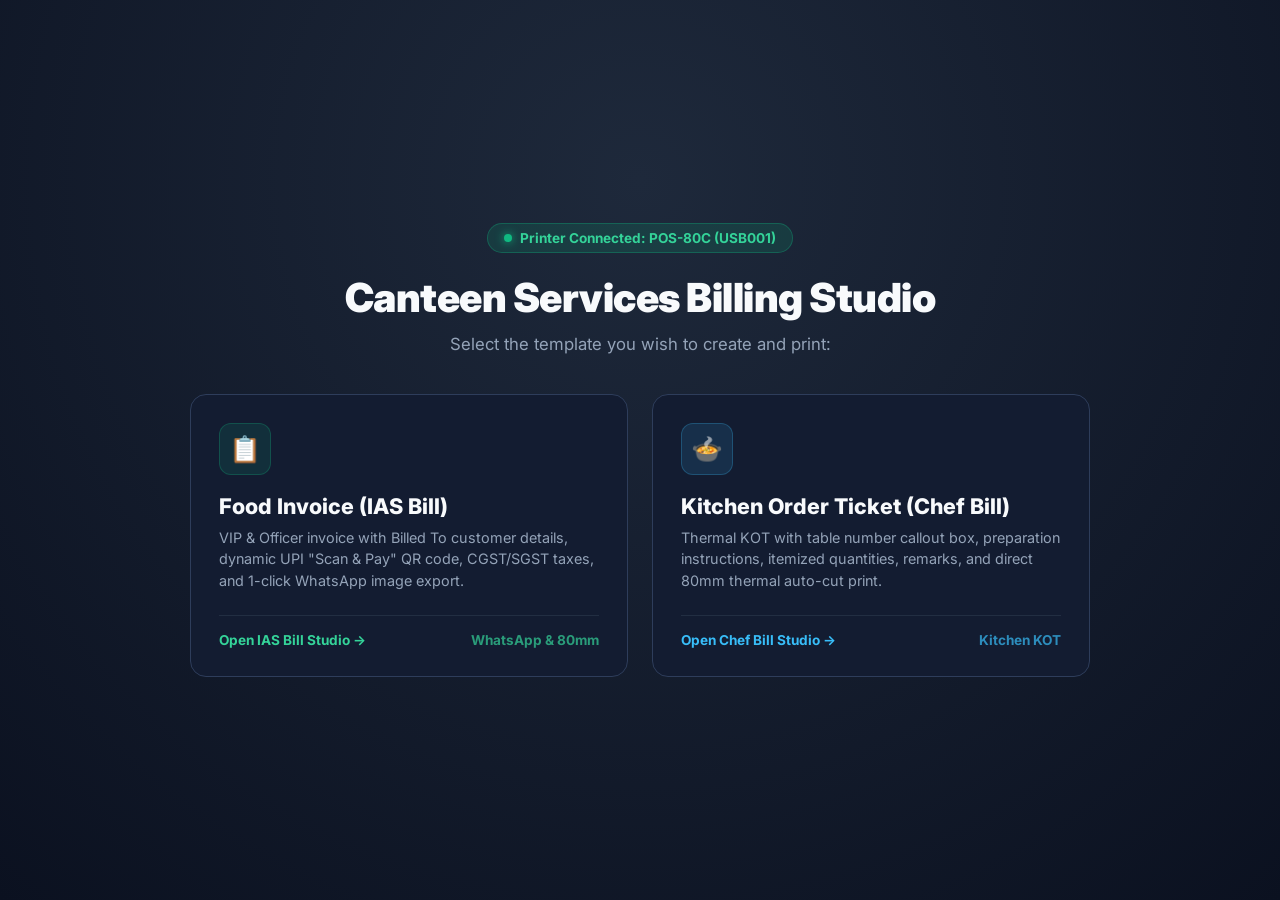
<file: index.html>
<!DOCTYPE html>
<html lang="en">
<head>
  <meta charset="UTF-8">
  <meta name="viewport" content="width=device-width, initial-scale=1.0">
  <title>Canteen Services - POS & Billing Studio</title>
  <link rel="preconnect" href="https://fonts.googleapis.com">
  <link rel="preconnect" href="https://fonts.gstatic.com" crossorigin>
  <link href="https://fonts.googleapis.com/css2?family=Inter:wght@400;600;700;800;900&display=swap" rel="stylesheet">
  <style>
    * { box-sizing: border-box; margin: 0; padding: 0; }
    body {
      background: radial-gradient(circle at 50% 20%, #1e293b 0%, #0b1120 100%);
      color: #f8fafc;
      font-family: 'Inter', sans-serif;
      min-height: 100vh;
      display: flex;
      flex-direction: column;
      align-items: center;
      justify-content: center;
      padding: 24px;
    }
    .portal-box {
      max-width: 900px;
      width: 100%;
      text-align: center;
    }
    .badge {
      display: inline-flex;
      align-items: center;
      gap: 8px;
      background: rgba(16, 185, 129, 0.15);
      border: 1px solid rgba(16, 185, 129, 0.3);
      color: #34d399;
      padding: 6px 16px;
      border-radius: 20px;
      font-size: 0.85rem;
      font-weight: 700;
      margin-bottom: 20px;
    }
    .dot { width: 8px; height: 8px; border-radius: 50%; background: #10b981; box-shadow: 0 0 10px #10b981; }
    h1 { font-size: 2.5rem; font-weight: 900; letter-spacing: -0.5px; margin-bottom: 12px; }
    p.lead { color: #94a3b8; font-size: 1.05rem; margin-bottom: 40px; }
    .cards-grid {
      display: grid;
      grid-template-columns: 1fr 1fr;
      gap: 24px;
      text-align: left;
    }
    .card {
      background: #131c31;
      border: 1px solid #2e3d5b;
      border-radius: 16px;
      padding: 28px;
      text-decoration: none;
      color: inherit;
      transition: all 0.25s ease;
      display: flex;
      flex-direction: column;
      position: relative;
      overflow: hidden;
    }
    .card:hover {
      transform: translateY(-4px);
      border-color: #38bdf8;
      box-shadow: 0 12px 30px rgba(0, 0, 0, 0.4);
    }
    .card-ias:hover { border-color: #34d399; }
    .card-icon {
      width: 52px;
      height: 52px;
      border-radius: 12px;
      display: flex;
      align-items: center;
      justify-content: center;
      font-size: 1.6rem;
      margin-bottom: 18px;
      background: rgba(56, 189, 248, 0.12);
      border: 1px solid rgba(56, 189, 248, 0.25);
    }
    .card-ias .card-icon {
      background: rgba(16, 185, 129, 0.12);
      border-color: rgba(16, 185, 129, 0.25);
    }
    .card h2 { font-size: 1.35rem; font-weight: 800; margin-bottom: 8px; }
    .card p { color: #94a3b8; font-size: 0.9rem; line-height: 1.5; flex: 1; }
    .card-footer {
      display: flex;
      align-items: center;
      justify-content: space-between;
      margin-top: 24px;
      padding-top: 16px;
      border-top: 1px solid rgba(51, 65, 85, 0.5);
      font-size: 0.85rem;
      font-weight: 700;
      color: #38bdf8;
    }
    .card-ias .card-footer { color: #34d399; }
  </style>
</head>
<body>
  <div class="portal-box">
    <div class="badge">
      <span class="dot"></span>
      Printer Connected: POS-80C (USB001)
    </div>
    <h1>Canteen Services Billing Studio</h1>
    <p class="lead">Select the template you wish to create and print:</p>

    <div class="cards-grid">
      <!-- Card 1: IAS Bill -->
      <a href="/ias%20bill/" class="card card-ias">
        <div class="card-icon">📋</div>
        <h2>Food Invoice (IAS Bill)</h2>
        <p>VIP & Officer invoice with Billed To customer details, dynamic UPI "Scan & Pay" QR code, CGST/SGST taxes, and 1-click WhatsApp image export.</p>
        <div class="card-footer">
          <span>Open IAS Bill Studio &rarr;</span>
          <span style="opacity: 0.7;">WhatsApp & 80mm</span>
        </div>
      </a>

      <!-- Card 2: Chef Bill -->
      <a href="/chef%20bill/" class="card">
        <div class="card-icon">🍲</div>
        <h2>Kitchen Order Ticket (Chef Bill)</h2>
        <p>Thermal KOT with table number callout box, preparation instructions, itemized quantities, remarks, and direct 80mm thermal auto-cut print.</p>
        <div class="card-footer">
          <span>Open Chef Bill Studio &rarr;</span>
          <span style="opacity: 0.7;">Kitchen KOT</span>
        </div>
      </a>
    </div>
  </div>
</body>
</html>
</file>
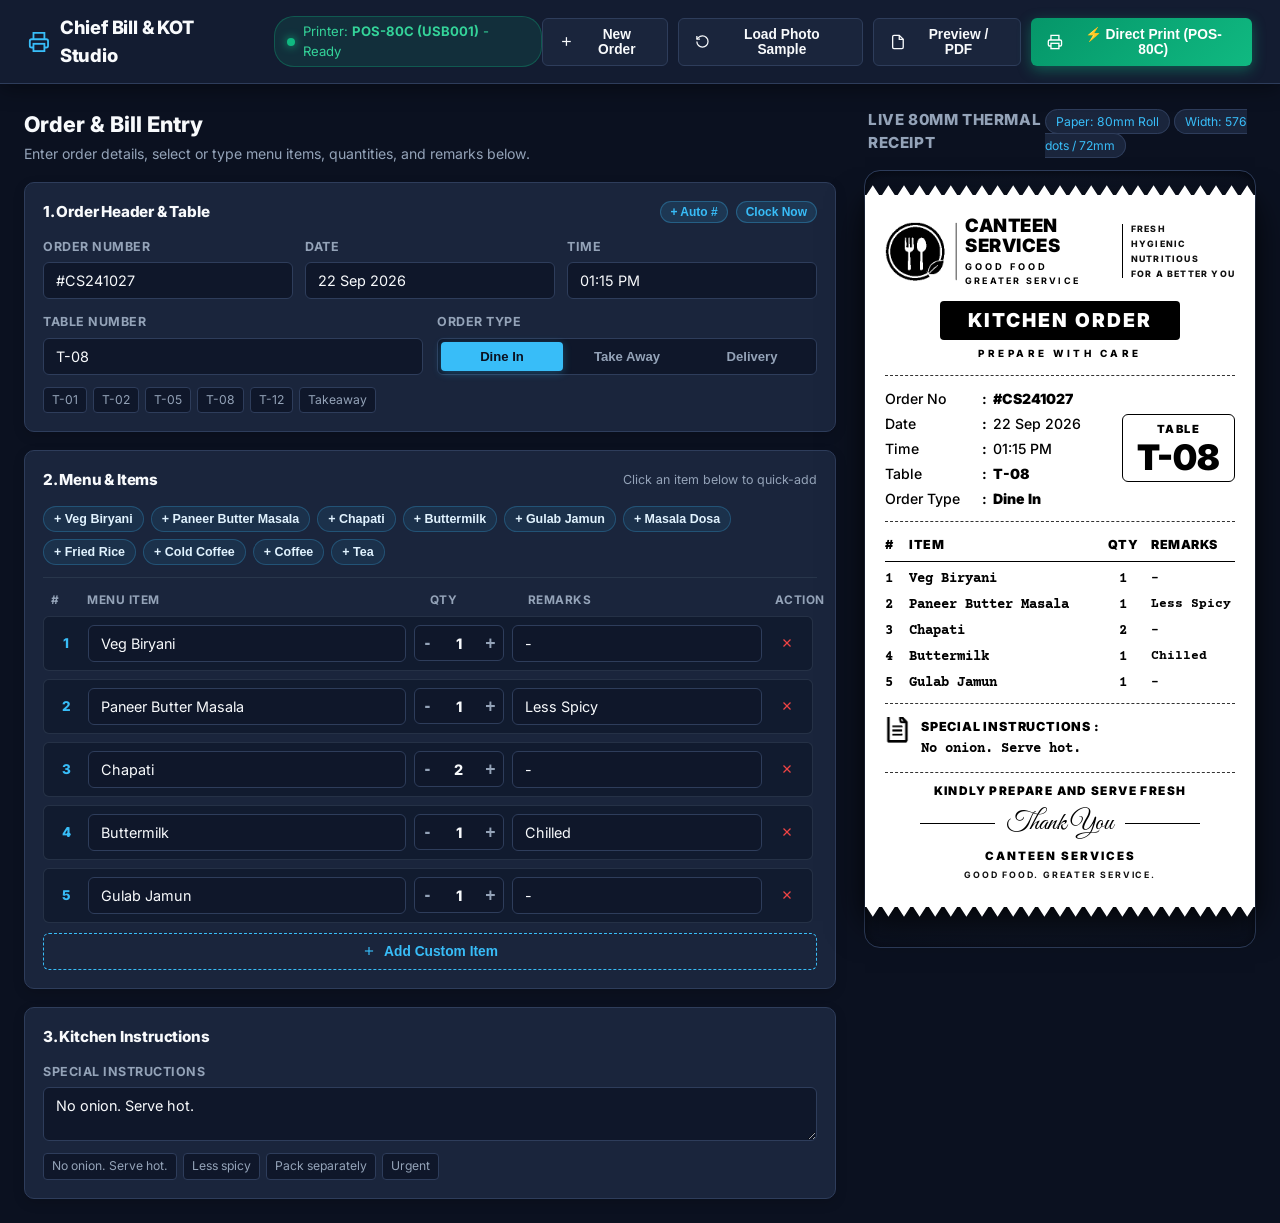
<file: chef bill/index.html>
<!DOCTYPE html>
<html lang="en">
<head>
  <meta charset="UTF-8">
  <meta name="viewport" content="width=device-width, initial-scale=1.0">
  <title>Chief Bill - POS-80C Thermal Receipt Studio</title>
  <link rel="preconnect" href="https://fonts.googleapis.com">
  <link rel="preconnect" href="https://fonts.gstatic.com" crossorigin>
  <link href="https://fonts.googleapis.com/css2?family=Courier+Prime:ital,wght@0,400;0,700;1,400&family=Great+Vibes&family=Inter:wght@400;500;600;700;800;900&display=swap" rel="stylesheet">
  <link rel="stylesheet" href="style.css">
</head>
<body>
  <div class="app-container">
    <!-- Top Header -->
    <header class="app-header">
      <div class="header-left">
        <div class="brand-badge">
          <svg width="22" height="22" viewBox="0 0 24 24" fill="none" stroke="currentColor" stroke-width="2">
            <polyline points="6 9 6 2 18 2 18 9"></polyline>
            <path d="M6 18H4a2 2 0 0 1-2-2v-5a2 2 0 0 1 2-2h16a2 2 0 0 1 2 2v5a2 2 0 0 1-2 2h-2"></path>
            <rect x="6" y="14" width="12" height="8"></rect>
          </svg>
          <span>Chief Bill & KOT Studio</span>
        </div>
        <div class="status-indicator" id="printer-status-pill">
          <span class="status-dot"></span>
          <span>Printer: <strong>POS-80C (USB001)</strong> - Ready</span>
        </div>
      </div>
      <div class="header-actions">
        <button id="btn-new-order" class="btn btn-secondary">
          <svg width="15" height="15" viewBox="0 0 24 24" fill="none" stroke="currentColor" stroke-width="2">
            <line x1="12" y1="5" x2="12" y2="19"></line>
            <line x1="5" y1="12" x2="19" y2="12"></line>
          </svg>
          New Order
        </button>
        <button id="btn-reset-sample" class="btn btn-secondary" title="Reset to Chief Bill photo data">
          <svg width="15" height="15" viewBox="0 0 24 24" fill="none" stroke="currentColor" stroke-width="2">
            <path d="M3 12a9 9 0 1 0 9-9 9.75 9.75 0 0 0-6.74 2.74L3 8"></path>
            <path d="M3 3v5h5"></path>
          </svg>
          Load Photo Sample
        </button>
        <button id="btn-print-browser" class="btn btn-secondary" title="Open Browser Print Dialog">
          <svg width="16" height="16" viewBox="0 0 24 24" fill="none" stroke="currentColor" stroke-width="2">
            <path d="M14 2H6a2 2 0 0 0-2 2v16a2 2 0 0 0 2 2h12a2 2 0 0 0 2-2V8z"></path>
            <polyline points="14 2 14 8 20 8"></polyline>
          </svg>
          Preview / PDF
        </button>
        <button id="btn-direct-print" class="btn btn-primary btn-glow" title="Instantly print on POS-80C">
          <svg width="16" height="16" viewBox="0 0 24 24" fill="none" stroke="currentColor" stroke-width="2">
            <polyline points="6 9 6 2 18 2 18 9"></polyline>
            <path d="M6 18H4a2 2 0 0 1-2-2v-5a2 2 0 0 1 2-2h16a2 2 0 0 1 2 2v5a2 2 0 0 1-2 2h-2"></path>
            <rect x="6" y="14" width="12" height="8"></rect>
          </svg>
          ⚡ Direct Print (POS-80C)
        </button>
      </div>
    </header>

    <!-- Main Workspace -->
    <main class="workspace">
      <!-- Left Panel: POS Entry Form -->
      <section class="editor-panel">
        <div class="panel-header">
          <h2>Order & Bill Entry</h2>
          <p>Enter order details, select or type menu items, quantities, and remarks below.</p>
        </div>

        <!-- Section 1: Order Metadata -->
        <div class="form-card">
          <div class="card-title-row">
            <span class="card-title">1. Order Header & Table</span>
            <div class="quick-helpers">
              <button type="button" class="chip-btn" id="btn-auto-orderno">+ Auto #</button>
              <button type="button" class="chip-btn" id="btn-now-datetime">Clock Now</button>
            </div>
          </div>
          
          <div class="grid-3">
            <div class="form-group">
              <label for="inp-orderno">Order Number</label>
              <input type="text" id="inp-orderno" value="#CS241027" placeholder="e.g. #CS241027">
            </div>
            <div class="form-group">
              <label for="inp-date">Date</label>
              <input type="text" id="inp-date" value="22 Sep 2026" placeholder="e.g. 23 Sep 2026">
            </div>
            <div class="form-group">
              <label for="inp-time">Time</label>
              <input type="text" id="inp-time" value="01:15 PM" placeholder="e.g. 03:30 PM">
            </div>
          </div>

          <div class="grid-2 mt-3">
            <div class="form-group">
              <label for="inp-table">Table Number</label>
              <input type="text" id="inp-table" value="T-08" placeholder="e.g. T-08">
              <div class="quick-chips mt-1">
                <span class="chip" data-set-table="T-01">T-01</span>
                <span class="chip" data-set-table="T-02">T-02</span>
                <span class="chip" data-set-table="T-05">T-05</span>
                <span class="chip" data-set-table="T-08">T-08</span>
                <span class="chip" data-set-table="T-12">T-12</span>
                <span class="chip" data-set-table="Takeaway">Takeaway</span>
              </div>
            </div>

            <div class="form-group">
              <label for="inp-type">Order Type</label>
              <div class="type-selector">
                <button type="button" class="type-btn active" data-type="Dine In">Dine In</button>
                <button type="button" class="type-btn" data-type="Take Away">Take Away</button>
                <button type="button" class="type-btn" data-type="Delivery">Delivery</button>
              </div>
              <input type="hidden" id="inp-type" value="Dine In">
            </div>
          </div>
        </div>

        <!-- Section 2: Quick Menu & Item Entry -->
        <div class="form-card">
          <div class="card-title-row">
            <span class="card-title">2. Menu & Items</span>
            <span class="helper-text">Click an item below to quick-add</span>
          </div>

          <!-- Quick Menu Pills -->
          <div class="quick-menu-chips">
            <button type="button" class="menu-chip" data-name="Veg Biryani" data-rem="-">+ Veg Biryani</button>
            <button type="button" class="menu-chip" data-name="Paneer Butter Masala" data-rem="Less Spicy">+ Paneer Butter Masala</button>
            <button type="button" class="menu-chip" data-name="Chapati" data-rem="-">+ Chapati</button>
            <button type="button" class="menu-chip" data-name="Buttermilk" data-rem="Chilled">+ Buttermilk</button>
            <button type="button" class="menu-chip" data-name="Gulab Jamun" data-rem="-">+ Gulab Jamun</button>
            <button type="button" class="menu-chip" data-name="Masala Dosa" data-rem="Crisp">+ Masala Dosa</button>
            <button type="button" class="menu-chip" data-name="Veg Fried Rice" data-rem="-">+ Fried Rice</button>
            <button type="button" class="menu-chip" data-name="Cold Coffee" data-rem="Chilled">+ Cold Coffee</button>
            <button type="button" class="menu-chip" data-name="Filter Coffee" data-rem="Strong">+ Coffee</button>
            <button type="button" class="menu-chip" data-name="Tea" data-rem="Hot">+ Tea</button>
          </div>

          <!-- Items Table Header -->
          <div class="editor-items-head">
            <span class="col-head-idx">#</span>
            <span class="col-head-name">Menu Item</span>
            <span class="col-head-qty">Qty</span>
            <span class="col-head-rem">Remarks</span>
            <span class="col-head-act">Action</span>
          </div>

          <div class="items-editor-table" id="items-editor-container">
            <!-- Dynamic rows injected here -->
          </div>

          <div class="editor-items-footer">
            <button type="button" id="btn-add-item" class="btn btn-outline btn-block">
              <svg width="14" height="14" viewBox="0 0 24 24" fill="none" stroke="currentColor" stroke-width="2">
                <line x1="12" y1="5" x2="12" y2="19"></line>
                <line x1="5" y1="12" x2="19" y2="12"></line>
              </svg>
              Add Custom Item
            </button>
          </div>
        </div>

        <!-- Section 3: Special Instructions & Notes -->
        <div class="form-card">
          <div class="card-title-row">
            <span class="card-title">3. Kitchen Instructions</span>
          </div>
          <div class="form-group">
            <label for="inp-instructions">Special Instructions</label>
            <textarea id="inp-instructions" rows="2" placeholder="e.g. No onion. Serve hot.">No onion. Serve hot.</textarea>
            <div class="quick-chips mt-1">
              <span class="chip chip-inst" data-inst="No onion. Serve hot.">No onion. Serve hot.</span>
              <span class="chip chip-inst" data-inst="Less spicy. Extra crisp.">Less spicy</span>
              <span class="chip chip-inst" data-inst="Pack gravy separately.">Pack separately</span>
              <span class="chip chip-inst" data-inst="Urgent order. Prepare fast.">Urgent</span>
            </div>
          </div>
        </div>

        <!-- Notification Toast -->
        <div id="print-toast" class="toast hidden">
          <div class="toast-icon">⚡</div>
          <div class="toast-body">
            <div class="toast-title" id="toast-title">Printing...</div>
            <div class="toast-msg" id="toast-msg">Sending data to POS-80C</div>
          </div>
        </div>
      </section>

      <!-- Right Panel: Live Receipt Preview -->
      <section class="preview-panel">
        <div class="preview-controls">
          <span class="preview-title">Live 80mm Thermal Receipt</span>
          <div class="zoom-tags">
            <span class="badge-tag">Paper: 80mm Roll</span>
            <span class="badge-tag">Width: 576 dots / 72mm</span>
          </div>
        </div>

        <div class="paper-stage">
          <!-- Realistic Receipt Paper Container -->
          <div class="receipt-paper" id="receipt-paper">
            <!-- Top Tear Edge -->
            <div class="tear-edge tear-top"></div>

            <div class="receipt-body" id="receipt-body">
              <!-- Header 3 Columns -->
              <div class="receipt-header">
                <!-- Col 1: Logo -->
                <div class="header-col-logo">
                  <img id="receipt-logo" src="logo.png" alt="Canteen Logo">
                </div>

                <!-- Col 2: Brand & Tagline -->
                <div class="header-col-brand">
                  <div class="brand-title">CANTEEN<br>SERVICES</div>
                  <div class="brand-sub">GOOD FOOD</div>
                  <div class="brand-sub2">GREATER SERVICE</div>
                </div>

                <!-- Vertical Divider -->
                <div class="header-v-divider"></div>

                <!-- Col 3: Values -->
                <div class="header-col-values">
                  <span>FRESH</span>
                  <span>HYGIENIC</span>
                  <span>NUTRITIOUS</span>
                  <span>FOR A BETTER YOU</span>
                </div>
              </div>

              <!-- Kitchen Order Badge -->
              <div class="badge-section">
                <div class="kot-badge">KITCHEN ORDER</div>
                <div class="kot-sub" id="preview-badge-sub">PREPARE WITH CARE</div>
              </div>

              <!-- Dashed Divider -->
              <div class="dashed-line"></div>

              <!-- Order Details & Table Box -->
              <div class="order-meta-row">
                <div class="meta-col-left">
                  <div class="meta-line">
                    <span class="meta-label">Order No</span>
                    <span class="meta-sep">:</span>
                    <span class="meta-val bold" id="preview-orderno">#CS241027</span>
                  </div>
                  <div class="meta-line">
                    <span class="meta-label">Date</span>
                    <span class="meta-sep">:</span>
                    <span class="meta-val" id="preview-date">22 Sep 2026</span>
                  </div>
                  <div class="meta-line">
                    <span class="meta-label">Time</span>
                    <span class="meta-sep">:</span>
                    <span class="meta-val" id="preview-time">01:15 PM</span>
                  </div>
                  <div class="meta-line">
                    <span class="meta-label">Table</span>
                    <span class="meta-sep">:</span>
                    <span class="meta-val bold" id="preview-table">T-08</span>
                  </div>
                  <div class="meta-line">
                    <span class="meta-label">Order Type</span>
                    <span class="meta-sep">:</span>
                    <span class="meta-val bold" id="preview-type">Dine In</span>
                  </div>
                </div>

                <div class="meta-col-right">
                  <div class="table-box">
                    <div class="table-box-label">TABLE</div>
                    <div class="table-box-number" id="preview-table-box">T-08</div>
                  </div>
                </div>
              </div>

              <!-- Dashed Divider -->
              <div class="dashed-line"></div>

              <!-- Items Table -->
              <div class="items-table-wrapper">
                <div class="items-table-head">
                  <div class="col-num">#</div>
                  <div class="col-item">ITEM</div>
                  <div class="col-qty">QTY</div>
                  <div class="col-rem">REMARKS</div>
                </div>
                <div class="items-head-line"></div>

                <div class="items-table-body" id="preview-items-list">
                  <!-- Dynamically populated rows -->
                </div>
              </div>

              <!-- Dashed Divider -->
              <div class="dashed-line"></div>

              <!-- Special Instructions -->
              <div class="instructions-row">
                <div class="instruction-icon">
                  <img id="receipt-note-icon" src="note_icon.png" alt="Note Icon">
                </div>
                <div class="instruction-content">
                  <div class="instruction-title">SPECIAL INSTRUCTIONS :</div>
                  <div class="instruction-text" id="preview-instructions">No onion. Serve hot.</div>
                </div>
              </div>

              <!-- Dashed Divider -->
              <div class="dashed-line"></div>

              <!-- Footer Section -->
              <div class="receipt-footer">
                <div class="footer-callout" id="preview-footer-note">KINDLY PREPARE AND SERVE FRESH</div>
                
                <div class="thank-you-row">
                  <div class="ty-line"></div>
                  <span class="ty-script">Thank You</span>
                  <div class="ty-line"></div>
                </div>

                <div class="footer-brand">CANTEEN SERVICES</div>
                <div class="footer-sub">GOOD FOOD. GREATER SERVICE.</div>
              </div>
            </div>

            <!-- Bottom Tear Edge -->
            <div class="tear-edge tear-bottom"></div>
          </div>
        </div>
      </section>
    </main>
  </div>

  <!-- Offscreen Canvas for Direct Thermal Raster Generation -->
  <canvas id="thermal-canvas" width="576" height="1200" style="display:none;"></canvas>

  <datalist id="menu-items-list">
    <option value="Veg Biryani">
    <option value="Paneer Butter Masala">
    <option value="Chapati">
    <option value="Buttermilk">
    <option value="Gulab Jamun">
    <option value="Masala Dosa">
    <option value="Plain Dosa">
    <option value="Idli Vada">
    <option value="Veg Fried Rice">
    <option value="Jeera Rice">
    <option value="Dal Tadka">
    <option value="Cold Coffee">
    <option value="Filter Coffee">
    <option value="Tea">
  </datalist>

  <script src="assets.js"></script>
  <script src="app.js"></script>
</body>
</html>
</file>
<file: chef bill/style.css>
/* ==========================================================
   CHIEF BILL THERMAL TEMPLATE & POS STUDIO STYLESHEET
   Target: POS-80C (80mm Thermal Receipt, 576 dots printable)
   ========================================================== */

:root {
  --bg-primary: #0b1120;
  --bg-secondary: #131c31;
  --bg-card: #1a253c;
  --bg-input: #0f172a;
  --border-color: #2e3d5b;
  --text-main: #f8fafc;
  --text-muted: #94a3b8;
  --accent: #38bdf8;
  --accent-hover: #0284c7;
  --accent-glow: rgba(56, 189, 248, 0.35);
  --success: #10b981;
  --success-glow: rgba(16, 185, 129, 0.4);
  --danger: #ef4444;
  --radius-sm: 6px;
  --radius-md: 10px;
  --radius-lg: 16px;
  --font-ui: 'Inter', -apple-system, BlinkMacSystemFont, 'Segoe UI', Roboto, sans-serif;
  --font-receipt: 'Inter', Arial, sans-serif;
  --font-mono: 'Courier Prime', Consolas, monospace;
  --font-script: 'Great Vibes', cursive;
}

* {
  box-sizing: border-box;
  margin: 0;
  padding: 0;
}

body {
  background-color: var(--bg-primary);
  color: var(--text-main);
  font-family: var(--font-ui);
  line-height: 1.5;
  min-height: 100vh;
  overflow-x: hidden;
}

.app-container {
  display: flex;
  flex-direction: column;
  min-height: 100vh;
}

/* Header */
.app-header {
  display: flex;
  justify-content: space-between;
  align-items: center;
  padding: 14px 28px;
  background-color: var(--bg-secondary);
  border-bottom: 1px solid var(--border-color);
  position: sticky;
  top: 0;
  z-index: 50;
  box-shadow: 0 4px 20px rgba(0, 0, 0, 0.4);
}

.header-left {
  display: flex;
  align-items: center;
  gap: 20px;
}

.brand-badge {
  display: flex;
  align-items: center;
  gap: 10px;
  font-weight: 800;
  font-size: 1.15rem;
  color: var(--text-main);
  letter-spacing: -0.2px;
}

.brand-badge svg {
  color: var(--accent);
}

.status-indicator {
  display: flex;
  align-items: center;
  gap: 8px;
  background: rgba(16, 185, 129, 0.12);
  border: 1px solid rgba(16, 185, 129, 0.3);
  padding: 5px 12px;
  border-radius: 20px;
  font-size: 0.82rem;
  color: #34d399;
}

.status-dot {
  width: 8px;
  height: 8px;
  border-radius: 50%;
  background-color: var(--success);
  box-shadow: 0 0 10px var(--success);
}

.header-actions {
  display: flex;
  gap: 10px;
}

/* Buttons */
.btn {
  display: inline-flex;
  align-items: center;
  gap: 8px;
  padding: 8px 16px;
  border-radius: var(--radius-sm);
  font-size: 0.86rem;
  font-weight: 600;
  cursor: pointer;
  transition: all 0.2s cubic-bezier(0.4, 0, 0.2, 1);
  border: none;
}

.btn-primary {
  background: linear-gradient(135deg, #059669 0%, #10b981 100%);
  color: #ffffff;
  box-shadow: 0 4px 14px var(--success-glow);
}

.btn-primary:hover {
  background: linear-gradient(135deg, #047857 0%, #059669 100%);
  transform: translateY(-1px);
  box-shadow: 0 6px 18px var(--success-glow);
}

.btn-glow {
  animation: pulse-glow 2.5s infinite;
}

@keyframes pulse-glow {
  0%, 100% { box-shadow: 0 0 12px var(--success-glow); }
  50% { box-shadow: 0 0 22px var(--success-glow); }
}

.btn-secondary {
  background-color: var(--bg-card);
  color: var(--text-main);
  border: 1px solid var(--border-color);
}

.btn-secondary:hover {
  background-color: var(--border-color);
  transform: translateY(-1px);
}

.btn-outline {
  background: transparent;
  border: 1px dashed var(--accent);
  color: var(--accent);
}

.btn-outline:hover {
  background: rgba(56, 189, 248, 0.12);
}

.btn-block {
  width: 100%;
  justify-content: center;
  padding: 10px;
}

/* Workspace Layout */
.workspace {
  display: grid;
  grid-template-columns: 1.15fr 0.85fr;
  gap: 28px;
  padding: 24px;
  flex: 1;
  max-width: 1650px;
  margin: 0 auto;
  width: 100%;
}

@media (max-width: 1200px) {
  .workspace {
    grid-template-columns: 1fr;
  }
}

/* Editor Panel */
.editor-panel {
  display: flex;
  flex-direction: column;
  gap: 18px;
}

.panel-header h2 {
  font-size: 1.35rem;
  font-weight: 800;
  margin-bottom: 2px;
}

.panel-header p {
  color: var(--text-muted);
  font-size: 0.88rem;
}

.form-card {
  background-color: var(--bg-card);
  border: 1px solid var(--border-color);
  border-radius: var(--radius-md);
  padding: 18px;
  box-shadow: 0 4px 12px rgba(0, 0, 0, 0.15);
}

.card-title {
  font-size: 0.95rem;
  font-weight: 800;
  color: var(--text-main);
  letter-spacing: -0.2px;
}

.card-title-row {
  display: flex;
  justify-content: space-between;
  align-items: center;
  margin-bottom: 14px;
}

.helper-text {
  font-size: 0.78rem;
  color: var(--text-muted);
}

.quick-helpers {
  display: flex;
  gap: 8px;
}

.chip-btn {
  background: rgba(56, 189, 248, 0.12);
  border: 1px solid rgba(56, 189, 248, 0.3);
  color: var(--accent);
  padding: 3px 9px;
  border-radius: 12px;
  font-size: 0.75rem;
  font-weight: 600;
  cursor: pointer;
  transition: all 0.15s;
}

.chip-btn:hover {
  background: rgba(56, 189, 248, 0.25);
}

.grid-3 {
  display: grid;
  grid-template-columns: 1fr 1fr 1fr;
  gap: 12px;
}

.grid-2 {
  display: grid;
  grid-template-columns: 1fr 1fr;
  gap: 14px;
}

.mt-1 { margin-top: 6px; }
.mt-3 { margin-top: 14px; }

.form-group {
  display: flex;
  flex-direction: column;
  gap: 6px;
}

.form-group label {
  font-size: 0.78rem;
  font-weight: 700;
  color: var(--text-muted);
  text-transform: uppercase;
  letter-spacing: 0.5px;
}

input[type="text"], textarea {
  background-color: var(--bg-input);
  border: 1px solid var(--border-color);
  border-radius: var(--radius-sm);
  padding: 9px 12px;
  color: var(--text-main);
  font-family: var(--font-ui);
  font-size: 0.9rem;
  outline: none;
  transition: all 0.2s;
}

input[type="text"]:focus, textarea:focus {
  border-color: var(--accent);
  box-shadow: 0 0 0 2px var(--accent-glow);
}

/* Quick Chips */
.quick-chips {
  display: flex;
  flex-wrap: wrap;
  gap: 6px;
}

.chip {
  background: var(--bg-input);
  border: 1px solid var(--border-color);
  padding: 3px 8px;
  border-radius: 4px;
  font-size: 0.76rem;
  cursor: pointer;
  color: var(--text-muted);
  transition: all 0.15s;
}

.chip:hover {
  border-color: var(--accent);
  color: var(--text-main);
  background: rgba(56, 189, 248, 0.1);
}

/* Order Type Selector */
.type-selector {
  display: flex;
  background: var(--bg-input);
  border: 1px solid var(--border-color);
  border-radius: var(--radius-sm);
  padding: 3px;
  gap: 3px;
}

.type-btn {
  flex: 1;
  background: transparent;
  border: none;
  color: var(--text-muted);
  font-weight: 600;
  font-size: 0.82rem;
  padding: 7px 4px;
  border-radius: 4px;
  cursor: pointer;
  transition: all 0.15s;
}

.type-btn.active {
  background: var(--accent);
  color: #0b1120;
  font-weight: 700;
  box-shadow: 0 2px 8px rgba(56, 189, 248, 0.3);
}

/* Quick Menu Chips */
.quick-menu-chips {
  display: flex;
  flex-wrap: wrap;
  gap: 7px;
  margin-bottom: 14px;
  padding-bottom: 12px;
  border-bottom: 1px solid rgba(51, 65, 85, 0.6);
}

.menu-chip {
  background: rgba(56, 189, 248, 0.08);
  border: 1px solid rgba(56, 189, 248, 0.25);
  color: #e0f2fe;
  padding: 5px 10px;
  border-radius: 16px;
  font-size: 0.78rem;
  font-weight: 600;
  cursor: pointer;
  transition: all 0.15s;
}

.menu-chip:hover {
  background: rgba(56, 189, 248, 0.2);
  border-color: var(--accent);
  transform: translateY(-1px);
}

/* Items Editor Table */
.editor-items-head {
  display: grid;
  grid-template-columns: 28px 1.4fr 90px 1fr 34px;
  gap: 8px;
  font-size: 0.74rem;
  font-weight: 700;
  color: var(--text-muted);
  text-transform: uppercase;
  letter-spacing: 0.5px;
  padding: 0 8px 6px;
}

.items-editor-table {
  display: flex;
  flex-direction: column;
  gap: 8px;
  max-height: 380px;
  overflow-y: auto;
  padding-right: 4px;
}

.item-row-edit {
  display: grid;
  grid-template-columns: 28px 1.4fr 90px 1fr 34px;
  gap: 8px;
  align-items: center;
  background: rgba(15, 23, 42, 0.7);
  padding: 8px;
  border-radius: var(--radius-sm);
  border: 1px solid rgba(51, 65, 85, 0.6);
  transition: border-color 0.2s;
}

.item-row-edit:hover {
  border-color: var(--border-color);
}

.row-idx {
  font-size: 0.84rem;
  font-weight: 800;
  color: var(--accent);
  text-align: center;
}

/* Stepper Quantity Control */
.qty-stepper {
  display: flex;
  align-items: center;
  background: var(--bg-input);
  border: 1px solid var(--border-color);
  border-radius: var(--radius-sm);
  overflow: hidden;
}

.btn-step {
  background: transparent;
  border: none;
  color: var(--text-muted);
  width: 26px;
  height: 34px;
  font-size: 1.1rem;
  font-weight: 700;
  cursor: pointer;
  display: flex;
  align-items: center;
  justify-content: center;
  transition: background 0.15s;
}

.btn-step:hover {
  background: rgba(255, 255, 255, 0.1);
  color: #fff;
}

.inp-item-qty {
  width: 38px;
  border: none !important;
  text-align: center;
  padding: 4px 0 !important;
  font-weight: 800;
  background: transparent !important;
  box-shadow: none !important;
}

.btn-del-row {
  background: transparent;
  border: none;
  color: var(--danger);
  cursor: pointer;
  padding: 6px;
  border-radius: 4px;
  display: flex;
  align-items: center;
  justify-content: center;
  transition: background-color 0.2s;
}

.btn-del-row:hover {
  background-color: rgba(239, 68, 68, 0.15);
}

.editor-items-footer {
  margin-top: 10px;
}

/* Notification Toast */
.toast {
  display: flex;
  align-items: center;
  gap: 12px;
  background: #064e3b;
  border: 1px solid #059669;
  border-radius: var(--radius-md);
  padding: 12px 18px;
  color: #ecfdf5;
  box-shadow: 0 8px 24px rgba(0, 0, 0, 0.4);
  transition: opacity 0.3s ease;
}

.toast.hidden {
  display: none;
}

.toast.toast-error {
  background: #7f1d1d;
  border-color: #dc2626;
  color: #fef2f2;
}

.toast-icon {
  font-size: 1.3rem;
}

.toast-title {
  font-weight: 800;
  font-size: 0.9rem;
}

.toast-msg {
  font-size: 0.8rem;
  opacity: 0.9;
}

/* ==========================================================
   PREVIEW PANEL & REALISTIC THERMAL RECEIPT
   ========================================================== */

.preview-panel {
  display: flex;
  flex-direction: column;
  gap: 14px;
  align-items: center;
}

.preview-controls {
  width: 100%;
  display: flex;
  justify-content: space-between;
  align-items: center;
  padding: 0 4px;
}

.preview-title {
  font-size: 0.95rem;
  font-weight: 800;
  color: var(--text-muted);
  text-transform: uppercase;
  letter-spacing: 0.6px;
}

.badge-tag {
  background: var(--bg-card);
  border: 1px solid var(--border-color);
  padding: 4px 10px;
  border-radius: 20px;
  font-size: 0.76rem;
  color: var(--accent);
}

.paper-stage {
  width: 100%;
  display: flex;
  justify-content: center;
  padding: 24px 0 40px;
  background: radial-gradient(circle at center, #1e293b 0%, #0b1120 100%);
  border-radius: var(--radius-lg);
  border: 1px solid var(--border-color);
  box-shadow: inset 0 2px 12px rgba(0, 0, 0, 0.5);
}

/* Realistic 80mm Receipt Paper Styling */
.receipt-paper {
  width: 390px;
  background: #ffffff;
  color: #000000;
  font-family: var(--font-receipt);
  box-shadow: 0 14px 35px rgba(0, 0, 0, 0.6), 0 2px 6px rgba(0, 0, 0, 0.4);
  position: relative;
  filter: drop-shadow(0 4px 8px rgba(0,0,0,0.3));
}

/* Serrated Tear Edge */
.tear-edge {
  width: 100%;
  height: 12px;
  background-color: #ffffff;
}

.tear-top {
  clip-path: polygon(
    0% 100%, 2% 0%, 4% 100%, 6% 0%, 8% 100%, 10% 0%, 12% 100%, 14% 0%, 16% 100%, 18% 0%, 20% 100%,
    22% 0%, 24% 100%, 26% 0%, 28% 100%, 30% 0%, 32% 100%, 34% 0%, 36% 100%, 38% 0%, 40% 100%,
    42% 0%, 44% 100%, 46% 0%, 48% 100%, 50% 0%, 52% 100%, 54% 0%, 56% 100%, 58% 0%, 60% 100%,
    62% 0%, 64% 100%, 66% 0%, 68% 100%, 70% 0%, 72% 100%, 74% 0%, 76% 100%, 78% 0%, 80% 100%,
    82% 0%, 84% 100%, 86% 0%, 88% 100%, 90% 0%, 92% 100%, 94% 0%, 96% 100%, 98% 0%, 100% 100%
  );
  margin-top: -10px;
}

.tear-bottom {
  clip-path: polygon(
    0% 0%, 2% 100%, 4% 0%, 6% 100%, 8% 0%, 10% 100%, 12% 0%, 14% 100%, 16% 0%, 18% 100%, 20% 0%,
    22% 100%, 24% 0%, 26% 100%, 28% 0%, 30% 100%, 32% 0%, 34% 100%, 36% 0%, 38% 100%, 40% 0%,
    42% 100%, 44% 0%, 46% 100%, 48% 0%, 50% 100%, 52% 0%, 54% 100%, 56% 0%, 58% 100%, 60% 0%,
    62% 100%, 64% 0%, 66% 100%, 68% 0%, 70% 100%, 72% 0%, 74% 100%, 76% 0%, 78% 100%, 80% 0%,
    82% 100%, 84% 0%, 86% 100%, 88% 0%, 90% 100%, 92% 0%, 94% 100%, 96% 0%, 98% 100%, 100% 0%
  );
  margin-bottom: -10px;
}

.receipt-body {
  padding: 18px 20px 24px;
}

/* ==========================================================
   RECEIPT COMPONENTS (EXACT MATCH TO CHIEF BILL.PNG)
   ========================================================== */

/* 1. Header (Logo, Brand, Values) */
.receipt-header {
  display: flex;
  align-items: center;
  justify-content: space-between;
  margin-bottom: 14px;
}

.header-col-logo {
  flex-shrink: 0;
  width: 72px;
  height: 68px;
  display: flex;
  align-items: center;
  justify-content: center;
}

.header-col-logo img {
  width: 100%;
  height: auto;
  display: block;
}

.header-col-brand {
  flex: 1;
  padding: 0 8px;
}

.brand-title {
  font-size: 1.15rem;
  font-weight: 900;
  line-height: 1.1;
  letter-spacing: 0.5px;
  color: #000000;
}

.brand-sub {
  font-size: 0.58rem;
  font-weight: 700;
  letter-spacing: 3px;
  margin-top: 4px;
  color: #000000;
}

.brand-sub2 {
  font-size: 0.56rem;
  font-weight: 700;
  letter-spacing: 2.2px;
  color: #000000;
}

.header-v-divider {
  width: 1px;
  height: 54px;
  background-color: #000000;
  margin: 0 8px;
}

.header-col-values {
  display: flex;
  flex-direction: column;
  gap: 2px;
  font-size: 0.55rem;
  font-weight: 800;
  letter-spacing: 1.2px;
  color: #111111;
  text-align: left;
}

/* 2. Badge: Kitchen Order */
.badge-section {
  display: flex;
  flex-direction: column;
  align-items: center;
  margin: 12px 0 14px;
}

.kot-badge {
  background-color: #000000;
  color: #ffffff;
  font-size: 1.2rem;
  font-weight: 900;
  letter-spacing: 2px;
  padding: 5px 28px;
  border-radius: 4px;
  text-transform: uppercase;
}

.kot-sub {
  font-size: 0.62rem;
  font-weight: 800;
  letter-spacing: 3.5px;
  margin-top: 6px;
  color: #000000;
}

/* Dashed Lines */
.dashed-line {
  border-top: 1.5px dashed #333333;
  margin: 10px 0;
  width: 100%;
}

/* 3. Order Details & Table Box */
.order-meta-row {
  display: flex;
  justify-content: space-between;
  align-items: center;
  padding: 2px 0;
}

.meta-col-left {
  display: flex;
  flex-direction: column;
  gap: 4px;
  font-size: 0.88rem;
  color: #000000;
}

.meta-line {
  display: flex;
  align-items: baseline;
}

.meta-label {
  width: 90px;
  font-weight: 500;
}

.meta-sep {
  width: 18px;
  text-align: center;
  font-weight: 700;
}

.meta-val {
  font-weight: 500;
}

.meta-val.bold {
  font-weight: 900;
}

.meta-col-right {
  display: flex;
  align-items: center;
  justify-content: center;
}

.table-box {
  border: 1.8px solid #000000;
  border-radius: 6px;
  padding: 6px 14px;
  text-align: center;
  min-width: 90px;
}

.table-box-label {
  font-size: 0.7rem;
  font-weight: 900;
  letter-spacing: 1.5px;
}

.table-box-number {
  font-size: 2.2rem;
  font-weight: 900;
  line-height: 1;
  margin-top: 2px;
}

/* 4. Items Table */
.items-table-wrapper {
  margin: 4px 0;
}

.items-table-head {
  display: grid;
  grid-template-columns: 24px 1fr 44px 90px;
  font-size: 0.78rem;
  font-weight: 900;
  letter-spacing: 0.5px;
  padding: 4px 0 6px;
  color: #000000;
}

.col-num { text-align: left; }
.col-item { text-align: left; }
.col-qty { text-align: center; }
.col-rem { text-align: left; padding-left: 6px; }

.items-head-line {
  border-bottom: 1.5px solid #000000;
  margin-bottom: 8px;
}

.items-table-body {
  display: flex;
  flex-direction: column;
  gap: 7px;
}

.receipt-item-row {
  display: grid;
  grid-template-columns: 24px 1fr 44px 90px;
  font-family: var(--font-mono);
  font-size: 0.88rem;
  font-weight: 600;
  line-height: 1.35;
  color: #000000;
}

.item-qty {
  text-align: center;
}

.item-rem {
  text-align: left;
  padding-left: 6px;
  font-size: 0.82rem;
}

/* 5. Special Instructions */
.instructions-row {
  display: flex;
  align-items: flex-start;
  gap: 12px;
  padding: 4px 0;
}

.instruction-icon {
  width: 24px;
  height: 28px;
  flex-shrink: 0;
  display: flex;
  align-items: center;
  justify-content: center;
}

.instruction-icon img {
  width: 100%;
  height: auto;
}

.instruction-content {
  display: flex;
  flex-direction: column;
  gap: 3px;
}

.instruction-title {
  font-size: 0.78rem;
  font-weight: 900;
  letter-spacing: 0.8px;
  color: #000000;
}

.instruction-text {
  font-family: var(--font-mono);
  font-size: 0.88rem;
  font-weight: 600;
  line-height: 1.3;
  color: #000000;
}

/* 6. Footer Section */
.receipt-footer {
  display: flex;
  flex-direction: column;
  align-items: center;
  text-align: center;
  margin-top: 6px;
}

.footer-callout {
  font-size: 0.74rem;
  font-weight: 900;
  letter-spacing: 1.4px;
  margin-bottom: 8px;
  color: #000000;
}

.thank-you-row {
  display: flex;
  align-items: center;
  justify-content: center;
  width: 80%;
  gap: 12px;
  margin: 2px 0 8px;
}

.ty-line {
  flex: 1;
  height: 1px;
  background-color: #000000;
}

.ty-script {
  font-family: var(--font-script);
  font-size: 1.6rem;
  line-height: 1;
  color: #000000;
  white-space: nowrap;
}

.footer-brand {
  font-size: 0.72rem;
  font-weight: 900;
  letter-spacing: 2px;
  margin-top: 4px;
  color: #000000;
}

.footer-sub {
  font-size: 0.55rem;
  font-weight: 700;
  letter-spacing: 1.8px;
  margin-top: 2px;
  color: #111111;
}

/* ==========================================================
   PRINT SPECIFICATION FOR POS-80C (80mm Thermal Printer)
   ========================================================== */

@media print {
  @page {
    size: 80mm auto;
    margin: 0;
  }

  html, body {
    background: #ffffff !important;
    color: #000000 !important;
    margin: 0 !important;
    padding: 0 !important;
    width: 100% !important;
    min-height: auto !important;
  }

  .app-header,
  .editor-panel,
  .preview-controls,
  .tear-edge {
    display: none !important;
  }

  .workspace {
    display: block !important;
    padding: 0 !important;
    margin: 0 !important;
  }

  .paper-stage {
    background: transparent !important;
    border: none !important;
    box-shadow: none !important;
    padding: 0 !important;
  }

  .receipt-paper {
    width: 72mm !important;
    box-shadow: none !important;
    filter: none !important;
    margin: 0 auto !important;
    page-break-inside: avoid;
  }

  .receipt-body {
    padding: 6mm 2mm 6mm !important;
  }

  * {
    -webkit-print-color-adjust: exact !important;
    print-color-adjust: exact !important;
  }
}
</file>
